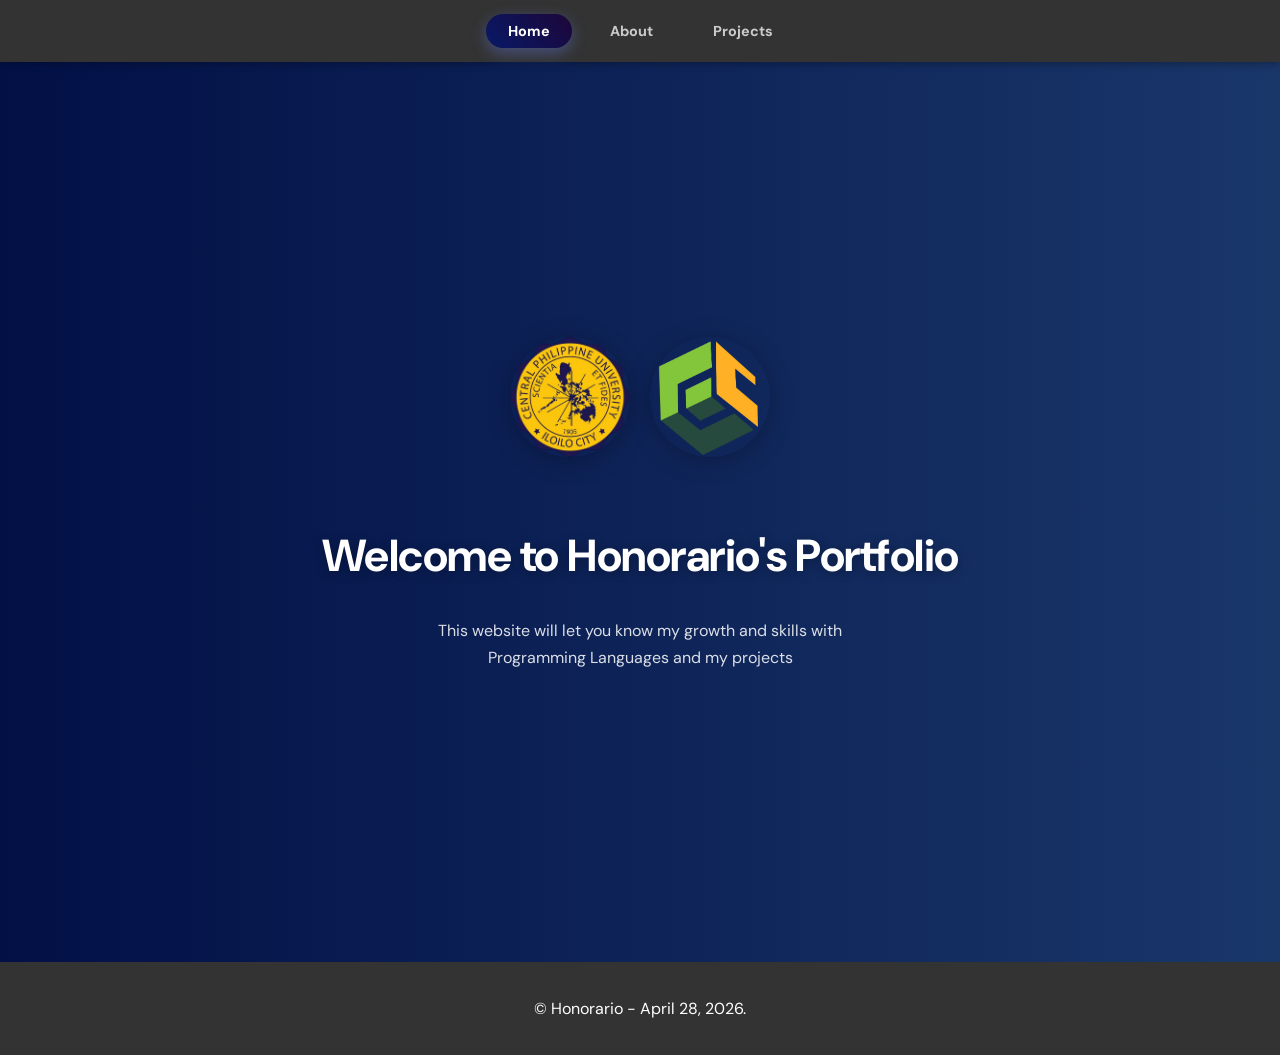
<file: index.html>
<!DOCTYPE html>
<html lang="en">
<head>
    <meta charset="UTF-8">
    <meta name="viewport" content="width=device-width, initial-scale=1.0">
    <title>Home</title>
    <link rel="stylesheet" href="style.css">
</head>
<body>

<div id="page-transition"></div>

<nav>
    <a href="index.html" class="active">Home</a>
    <a href="about.html">About</a>
    <a href="projects.html">Projects</a>
</nav>

<main>
    <header class="main1">
        <div style="display: flex; gap: 20px; align-items: center; margin-bottom: 40px;">
            <img src="images/image3.png" alt="CPU Logo" class="main-logo" style="margin-bottom: 0;">
            <img src="images/image2.png" alt="Logo" class="main-logo" style="margin-bottom: 0;">
        </div>
        <h1>Welcome to Honorario's Portfolio</h1>
        <p>This website will let you know my growth and skills with Programming Languages and my projects</p>
    </header>
</main>

<footer class="footer">
    <p>&copy; Honorario - April 28, 2026.</p>
</footer>

<script src="script.js"></script>
</body>
</html>
</file>
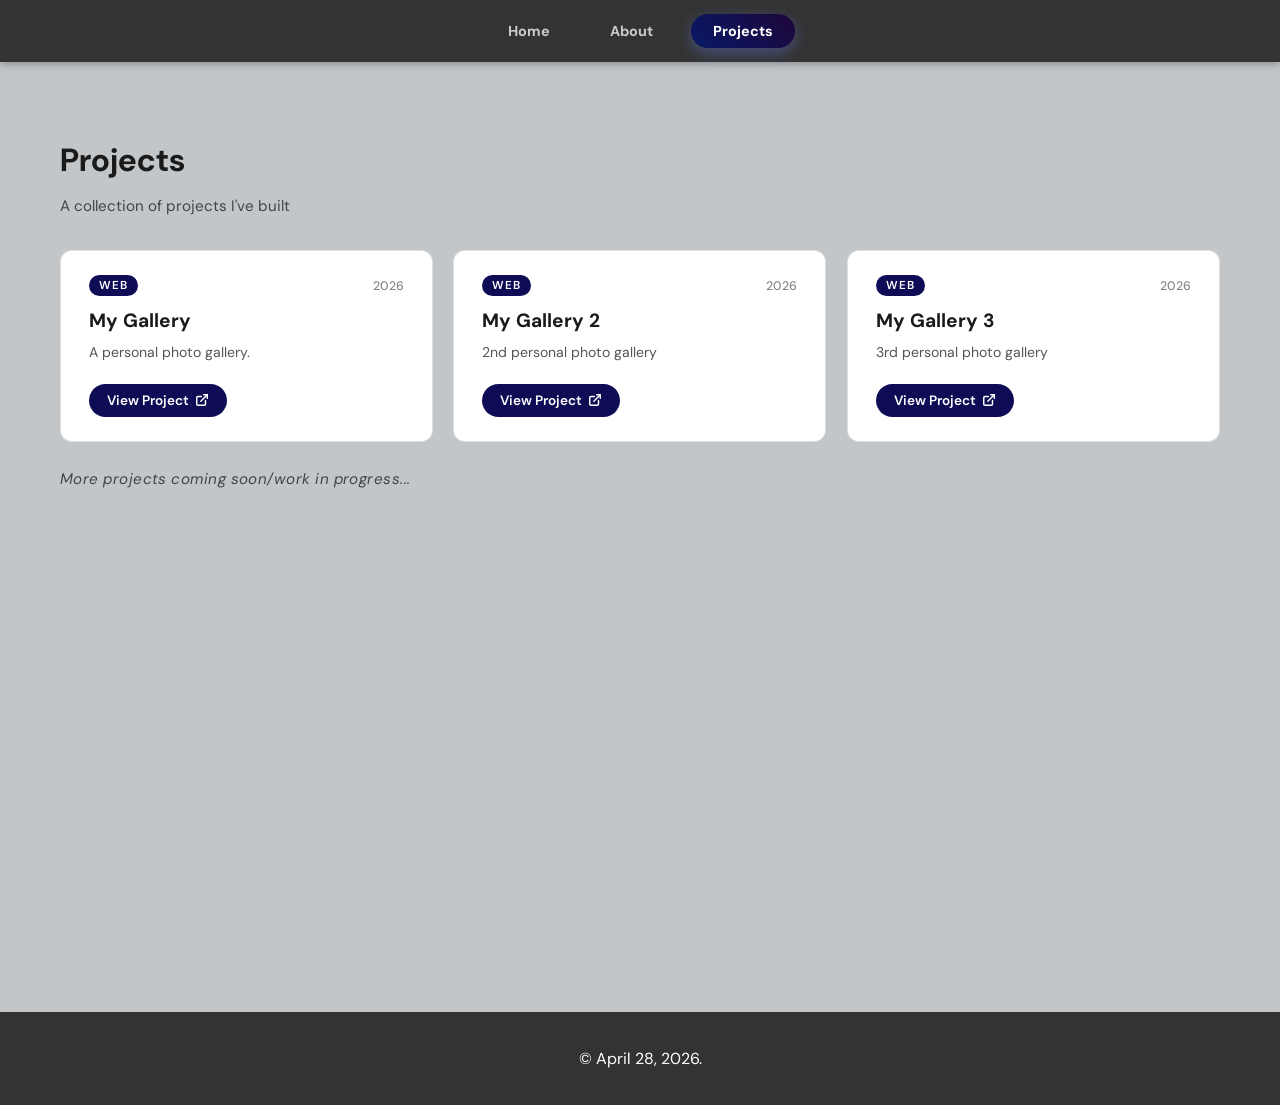
<file: projects.html>
<!DOCTYPE html>
<html lang="en">
<head>
    <meta charset="UTF-8">
    <meta name="viewport" content="width=device-width, initial-scale=1.0">
    <title>Projects</title>
    <link rel="stylesheet" href="style.css">
    <style>
        .project-card {
            opacity: 0;
            transform: translateY(40px) scale(0.95);
        }

        .project-card.bounce-in {
            animation: cardBounce 0.6s cubic-bezier(0.34, 1.56, 0.64, 1) forwards;
        }

        @keyframes cardBounce {
            from {
                opacity: 0;
                transform: translateY(40px) scale(0.95);
            }
            to {
                opacity: 1;
                transform: translateY(0) scale(1);
            }
        }
    </style>
</head>
<body>

<div id="page-transition"></div>

<nav>
    <a href="index.html">Home</a>
    <a href="about.html">About</a>
    <a href="projects.html" class="active">Projects</a>
</nav>

<section class="container">
    <h1>Projects</h1>
    <p>A collection of projects I've built</p>

    <div class="projects-grid">

        <div class="project-card">
            <div class="project-card-header">
                <span class="project-tag">Web</span>
                <span class="project-year">2026</span>
            </div>
            <h3 class="project-title">My Gallery</h3>
            <p class="project-desc">A personal photo gallery.</p>
            <a href="https://kenteduardhonorario-22-maker.github.io/my-gallery/" target="_blank" class="project-link">
                View Project
                <svg width="14" height="14" viewBox="0 0 24 24" fill="none" stroke="currentColor" stroke-width="2.5" stroke-linecap="round" stroke-linejoin="round">
                    <path d="M18 13v6a2 2 0 01-2 2H5a2 2 0 01-2-2V8a2 2 0 012-2h6"/>
                    <polyline points="15 3 21 3 21 9"/>
                    <line x1="10" y1="14" x2="21" y2="3"/>
                </svg>
            </a>
        </div>

        <div class="project-card">
            <div class="project-card-header">
                <span class="project-tag">Web</span>
                <span class="project-year">2026</span>
            </div>
            <h3 class="project-title">My Gallery 2</h3>
            <p class="project-desc">2nd personal photo gallery</p>
            <a href="https://kenteduardhonorario-22-maker.github.io/my-gallery/" target="_blank" class="project-link">
                View Project
                <svg width="14" height="14" viewBox="0 0 24 24" fill="none" stroke="currentColor" stroke-width="2.5" stroke-linecap="round" stroke-linejoin="round">
                    <path d="M18 13v6a2 2 0 01-2 2H5a2 2 0 01-2-2V8a2 2 0 012-2h6"/>
                    <polyline points="15 3 21 3 21 9"/>
                    <line x1="10" y1="14" x2="21" y2="3"/>
                </svg>
            </a>
        </div>

        <div class="project-card">
            <div class="project-card-header">
                <span class="project-tag">Web</span>
                <span class="project-year">2026</span>
            </div>
            <h3 class="project-title">My Gallery 3</h3>
            <p class="project-desc">3rd personal photo gallery</p>
            <a href="https://kenteduardhonorario-22-maker.github.io/my-gallery/" target="_blank" class="project-link">
                View Project
                <svg width="14" height="14" viewBox="0 0 24 24" fill="none" stroke="currentColor" stroke-width="2.5" stroke-linecap="round" stroke-linejoin="round">
                    <path d="M18 13v6a2 2 0 01-2 2H5a2 2 0 01-2-2V8a2 2 0 012-2h6"/>
                    <polyline points="15 3 21 3 21 9"/>
                    <line x1="10" y1="14" x2="21" y2="3"/>
                </svg>
            </a>
        </div>

    </div>

    <p class="coming-soon">More projects coming soon/work in progress...</p>
</section>

<footer class="footer">
    <p>&copy; April 28, 2026.</p>
</footer>

<script src="script.js"></script>
<script>
    

    
</script>
</body>
</html>
</file>
<file: style.css>
@import url('https://fonts.googleapis.com/css2?family=DM+Sans:wght@300;400;500;600;700&display=swap');

body {
    margin: 0;
    padding: 0;
    min-height: 100vh;   
    display: flex;
    flex-direction: column;
    font-family: 'DM Sans', sans-serif;
}

h5 {
    text-align: center;
    font-size: large;
}

h6 {
    text-align: center;
    font-size: medium;
}

main {
    flex: 1;        
}

.progress-bars {
    margin: 2rem 0;
}

.bar {
    width: 100%;
    height: 5px;
    background: #e0e0e0;
    border-radius: 5px;
    overflow: hidden;
}

.fill {
    height: 100%;
    background: linear-gradient(90deg, #5f5965, #3066e4);
    transition: width 1s ease;
    border-radius: 5px;
}

nav {
    background: #333;
    padding: 14px 20px;
    text-align: center;
    position: sticky;
    top: 0;
    z-index: 100;
    box-shadow: 0 2px 8px rgba(0,0,0,0.3);
}

nav a {
    color: rgba(255,255,255,0.75);
    text-decoration: none;
    margin: 0 6px;
    font-weight: bold;
    font-size: 0.9rem;
    padding: 8px 22px;
    border-radius: 25px;
    transition: all 0.3s ease;
    position: relative;
    display: inline-block;
}

nav a:hover {
    background: rgb(15, 12, 86);
    color: #fff;
    transform: scale(1.05);
    box-shadow: 0 5px 15px rgba(0,0,0,0.3);
}

nav a:active {
    transform: scale(0.95);
    background: #760860;
}

nav a.active {
    background: linear-gradient(45deg, #081967, #1d0639);
    color: #fff;
    box-shadow: 0 5px 15px rgba(102,126,234,0.4);
}

.main1 {
    height: 100vh;
    padding: 0;
    display: flex;
    text-align: center;
    align-items: center;
    flex-direction: column;
    justify-content: center;

    background: linear-gradient(270deg, #7706b0, #4984b2, #021046);
    background-size: 600% 600%;
    animation: gradientMove 12s ease infinite;
}

@keyframes gradientMove {
    0%   { background-position: 0%   50%; }
    50%  { background-position: 100% 50%; }
    100% { background-position: 0%   50%; }
}

.main1 h1 {
    font-size: 2.8rem;
    font-weight: 700;
    letter-spacing: -0.5px;
    margin-bottom: 1rem;
    color: #fff;
    text-shadow: 0 2px 12px rgba(0,0,0,0.3);
}

.main1 p {
    font-size: 1rem;
    color: rgba(255,255,255,0.85);
    max-width: 420px;
    line-height: 1.7;
}

.main-logo {
    width: 120px;
    height: 120px;
    object-fit: cover;
    border-radius: 50%;
    margin-bottom: 28px;
    box-shadow: 0 4px 24px rgba(0,0,0,0.25);
}

.container {
    padding: 50px 60px;
    background-color: #c3c6c9;
    min-height: calc(100vh - 50px);
}

.container h1 {
    font-size: 2rem;
    font-weight: bold;
    margin-bottom: 10px;
    color: #1a1a1a;
}

.container > p {
    color: #444;
    margin-bottom: 34px;
    font-size: 0.95rem;
}

.container h2 {
    font-size: 1.1rem;
    font-weight: bold;
    color: #222;
    margin: 28px 0 16px;
    padding-bottom: 6px;
    border-bottom: 2px solid rgba(0,0,0,0.12);
}

ul.skills-list {
    list-style: none;
    padding: 0;
    margin: 0 0 10px 0;
    display: flex;
    flex-direction: column;
    gap: 16px;
}

ul.skills-list li {
    display: flex;
    flex-direction: column;
    gap: 6px;
}

.skill-header {
    display: flex;
    justify-content: space-between;
    align-items: center;
}

.skill-label {
    font-size: 0.85rem;
    font-weight: 600;
    color: #222;
}

.skill-pct {
    font-size: 0.75rem;
    font-weight: 500;
    color: #666;
}

.profile-links-list {
    list-style: none;
    padding-left: 0;
    display: flex;
    flex-direction: column;
    gap: 10px;
    margin-top: 10px;
}

.profile-links-list a {
    color: #232222;
    text-decoration: none;
    font-size: 0.92rem;
    display: inline-flex;
    align-items: center;
    gap: 8px;
}

.profile-links-list a:hover {
    text-decoration: underline;
}

.profile-links-list svg {
    flex-shrink: 0;
}


.projects-empty {
    text-align: center;
    margin-top: 80px;
    color: #555;
}

.projects-empty h5 {
    font-size: 1.2rem;
    font-weight: bold;
    margin-bottom: 6px;
    color: #333;
}

.projects-empty p {
    font-size: 0.9rem;
    color: #777;
}


button {
    background: #333;
    color: white;
    border: none;
    cursor: pointer;
}

button:hover {
    background: #555;
}

.grid {
    display: flex;
    gap: 20px;
}

.card {
    background: #333;
    padding: 20px;
    border-radius: 10px;
    flex: 1;
    text-align: center;
    color: white;
}

.carousel-caption {
    position: absolute;
    top: 50%;
    left: 50%;
    transform: translate(-50%, -50%);
    text-align: center;
    width: 100%;
}

.carousel-caption h1, .carousel-caption p {
    font-size: 3rem;
    font-weight: bold;
    text-align: center;
}

.footer {
    background-color: #333;   
    color: white;             
    text-align: center;
    padding: 20px 0;
    width: 100%;
    margin: 0;
}

#page-transition {
    position: fixed;
    inset: 0;
    background: linear-gradient(45deg, #0e207c, #35043e);
    z-index: 9999;
    pointer-events: none;
    transform: translateY(60px);
    opacity: 0;
}

#page-transition.slide-in {
    animation: pt-in 0.7s cubic-bezier(0.4, 0, 0.2, 1) forwards;
}

#page-transition.slide-out {
    animation: pt-out 0.7s cubic-bezier(0.4, 0, 0.2, 1) forwards;
}

@keyframes pt-in {
    from { transform: translateY(60px); opacity: 0; }
    to   { transform: translateY(0px);  opacity: 1; }
}

@keyframes pt-out {
    from { transform: translateY(0px);  opacity: 1; }
    to   { transform: translateY(-60px); opacity: 0; }
}

.project-card {
    background: #fff;
    border-radius: 12px;
    padding: 24px 28px;
    max-width: 420px;
    border: 0.5px solid rgba(0,0,0,0.12);
    transition: transform 0.2s ease, box-shadow 0.2s ease;
}

.project-card:hover {
    transform: translateY(-4px);
    box-shadow: 0 12px 32px rgba(0,0,0,0.12);
}

.project-card-header {
    display: flex;
    justify-content: space-between;
    align-items: center;
    margin-bottom: 12px;
}

.project-tag {
    font-size: 0.72rem;
    font-weight: 600;
    text-transform: uppercase;
    letter-spacing: 0.08em;
    background: rgb(15, 12, 86);
    color: #fff;
    padding: 3px 10px;
    border-radius: 20px;
}

.project-year {
    font-size: 0.78rem;
    color: #888;
    font-weight: 500;
}

.project-title {
    font-size: 1.2rem;
    font-weight: 700;
    color: #1a1a1a;
    margin: 0 0 8px;
}

.project-desc {
    font-size: 0.88rem;
    color: #555;
    line-height: 1.6;
    margin: 0 0 20px;
}

.project-link {
    display: inline-flex;
    align-items: center;
    gap: 6px;
    font-size: 0.85rem;
    font-weight: 600;
    color: #fff;
    background: rgb(15, 12, 86);
    padding: 8px 18px;
    border-radius: 20px;
    text-decoration: none;
    transition: background 0.2s ease;
}

.project-link:hover {
    background: rgb(15, 12, 86);
}

.coming-soon {
    margin-top: 28px;
    font-size: 0.88rem;
    color: #888;
    font-style: italic;
    letter-spacing: 0.03em;
}

.projects-grid {
    display: grid;
    grid-template-columns: repeat(3, 1fr);
    gap: 20px;
    margin-top: 20px;
}


.contact-list {
    list-style: none;
    padding-left: 0;
    display: flex;
    flex-direction: column;
    gap: 10px;
    margin-top: 10px;
}

.contact-list a {
    color: #0f186b;
    text-decoration: none;
    font-size: 0.92rem;
    display: inline-flex;
    align-items: center;
    gap: 8px;
    transition: opacity 0.2s ease;
}

.contact-list a:hover {
    text-decoration: underline;
    opacity: 0.8;
}

.contact-list svg {
    flex-shrink: 0;
}

/*Mobile Mode*/
@media (max-width: 768px) {

    nav a {
        margin: 0 2px;
        padding: 6px 14px;
        font-size: 0.8rem;
    }

   
    .main1 h1 {
        font-size: 1.8rem;
    }

    .main1 p {
        font-size: 0.9rem;
        padding: 0 20px;
    }

    .main-logo {
        width: 90px;
        height: 90px;
    }

    .main1 div[style] {
        gap: 14px;
        margin-bottom: 24px !important;
        margin-top: 24px !important;
    }

    .container {
        padding: 30px 20px;
    }

    .container h1 {
        font-size: 1.5rem;
    }

    .profile-links-list a {
        font-size: 1rem;
    }

    .footer {
        font-size: 0.85rem;
        padding: 14px 0;
    }

    
    .projects-grid {
        display: flex;
        flex-direction: row;
        overflow-x: auto;
        scroll-snap-type: x mandatory;
        -webkit-overflow-scrolling: touch;
        gap: 16px;
        padding-bottom: 12px;
        scrollbar-width: none;
        -ms-overflow-style: none;
    }

    .projects-grid::-webkit-scrollbar {
        display: none;
    }

    .project-card {
        flex: 0 0 80vw;
        max-width: 80vw;
        scroll-snap-align: start;
    }
}
</file>
